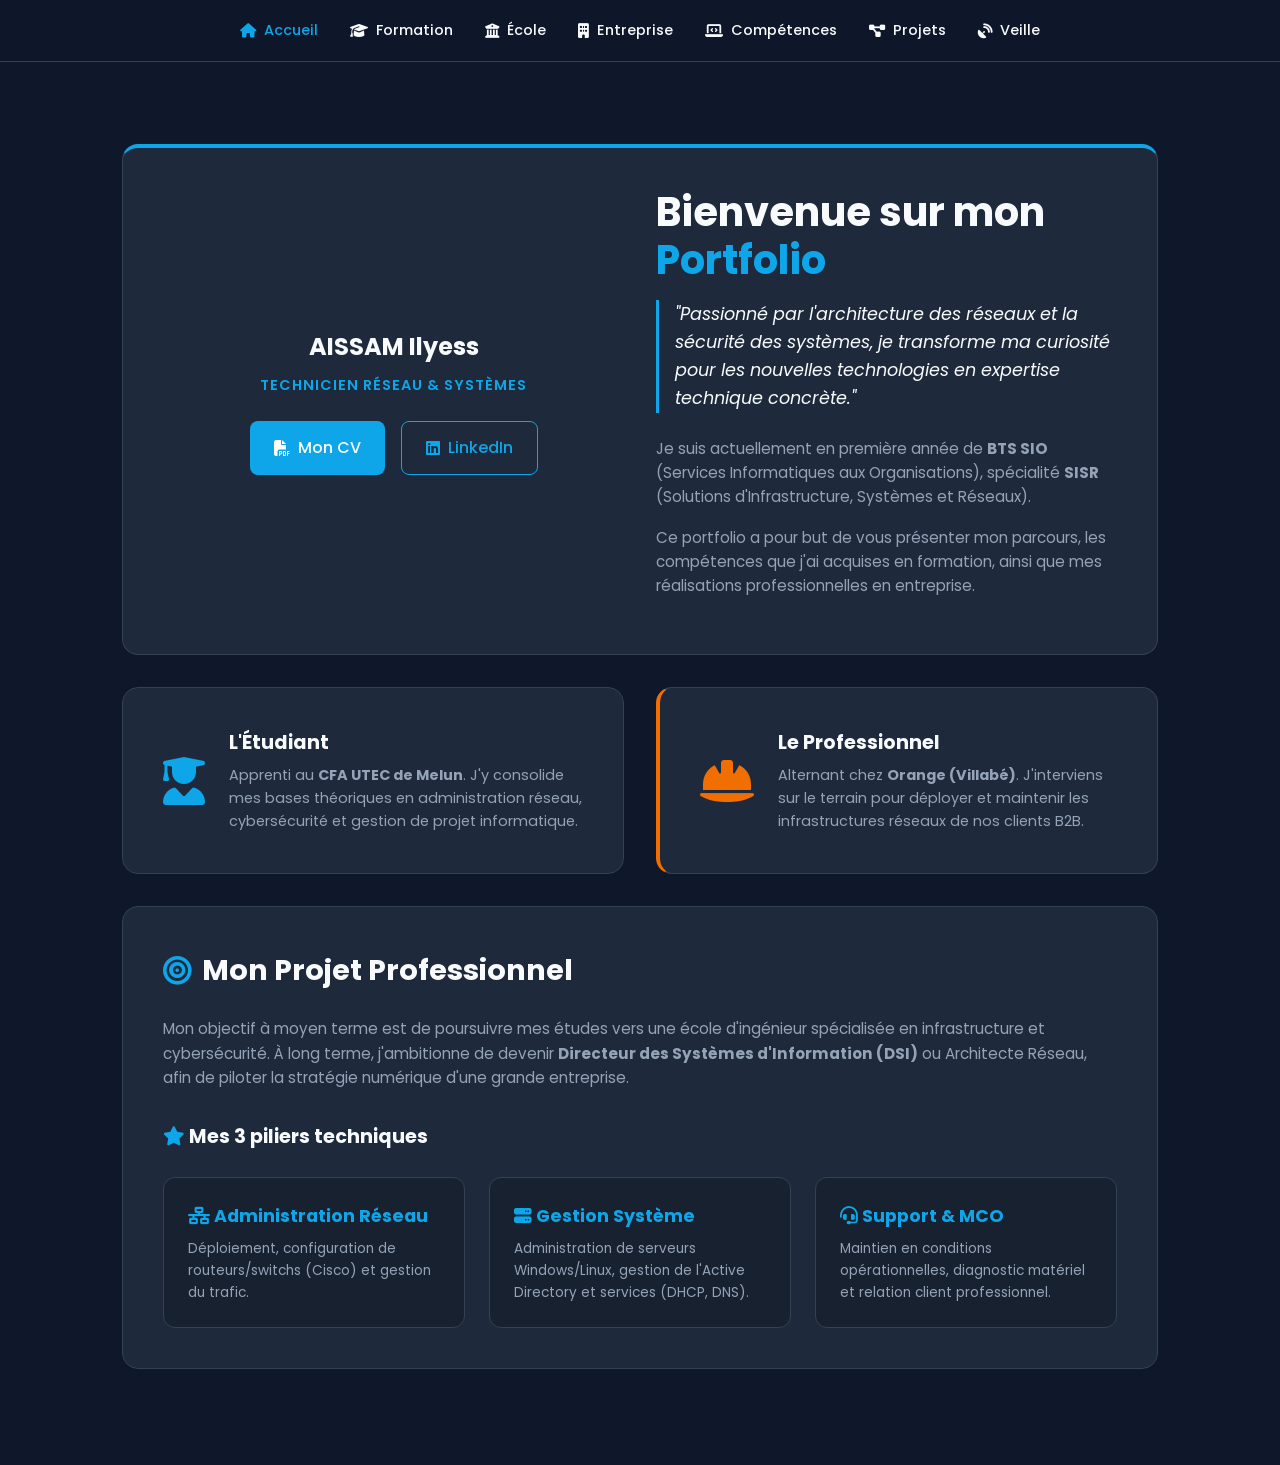
<file: index.html>
<!DOCTYPE html>
<html lang="fr">
<head>
    <meta charset="UTF-8">
    <title>Accueil | Portfolio AISSAM Ilyess</title>
    <link rel="stylesheet" href="style.css">
    <link rel="stylesheet" href="https://cdnjs.cloudflare.com/ajax/libs/font-awesome/6.4.0/css/all.min.css">
</head>
<body>

    <nav>
        <a href="index.html" class="active"><i class="fas fa-home"></i> Accueil</a>
        <a href="formation.html"><i class="fas fa-graduation-cap"></i> Formation</a>
        <a href="ecole.html"><i class="fas fa-university"></i> École</a>
        <a href="entreprise.html"><i class="fas fa-building"></i> Entreprise</a>
        <a href="competences.html"><i class="fas fa-laptop-code"></i> Compétences</a>
        <a href="projets.html"><i class="fas fa-project-diagram"></i> Projets</a>
        <a href="veille.html"><i class="fas fa-satellite-dish"></i> Veille</a>
    </nav>

    <div class="container">
        
        <div class="card" style="margin-top: 1rem; border-top: 4px solid var(--accent);">
            <div class="grid-2" style="align-items: center;">
                <div style="text-align: center;">
                    <h2 style="justify-content: center; margin-bottom: 0.5rem; border: none; font-size: 1.5rem;">AISSAM Ilyess</h2>
                    <p style="color: var(--accent); font-weight: 600; text-transform: uppercase; letter-spacing: 1px; font-size: 0.9rem;">Technicien Réseau & Systèmes</p>
                    
                    <div class="btn-group" style="justify-content: center;">
                        <a href="cv.pdf" target="_blank" class="btn btn-primary"><i class="fas fa-file-pdf"></i> Mon CV</a>
                        <a href="https://www.linkedin.com/in/ilyess-aissam-5a9345324/" target="_blank" class="btn btn-outline"><i class="fab fa-linkedin"></i> LinkedIn</a>
                    </div>
                </div>

                <div>
                    <h1 style="font-size: 2.5rem; margin-bottom: 1rem;">Bienvenue sur mon <span style="color: var(--accent);">Portfolio</span></h1>
                    
                    <p style="font-size: 1.1rem; color: var(--text-light); font-style: italic; border-left: 3px solid var(--accent); padding-left: 1rem; margin-bottom: 1.5rem;">
                        "Passionné par l'architecture des réseaux et la sécurité des systèmes, je transforme ma curiosité pour les nouvelles technologies en expertise technique concrète."
                    </p>

                    <p>Je suis actuellement en première année de <strong>BTS SIO</strong> (Services Informatiques aux Organisations), spécialité <strong>SISR</strong> (Solutions d'Infrastructure, Systèmes et Réseaux).</p>
                    <p>Ce portfolio a pour but de vous présenter mon parcours, les compétences que j'ai acquises en formation, ainsi que mes réalisations professionnelles en entreprise.</p>
                </div>
            </div>
        </div>

        <div class="grid-2">
            <div class="card" style="display: flex; align-items: center; gap: 1.5rem;">
                <i class="fas fa-user-graduate fa-3x" style="color: var(--accent);"></i>
                <div>
                    <h3 style="margin-top: 0; margin-bottom: 5px;">L'Étudiant</h3>
                    <p style="margin: 0; font-size: 0.9rem;">Apprenti au <strong>CFA UTEC de Melun</strong>. J'y consolide mes bases théoriques en administration réseau, cybersécurité et gestion de projet informatique.</p>
                </div>
            </div>

            <div class="card" style="display: flex; align-items: center; gap: 1.5rem; border-left: 4px solid #f16e00;">
                <i class="fas fa-hard-hat fa-3x" style="color: #f16e00;"></i>
                <div>
                    <h3 style="margin-top: 0; margin-bottom: 5px;">Le Professionnel</h3>
                    <p style="margin: 0; font-size: 0.9rem;">Alternant chez <strong>Orange (Villabé)</strong>. J'interviens sur le terrain pour déployer et maintenir les infrastructures réseaux de nos clients B2B.</p>
                </div>
            </div>
        </div>

        <div class="card">
            <h2><i class="fas fa-bullseye"></i> Mon Projet Professionnel</h2>
            <p style="margin-bottom: 2rem;">Mon objectif à moyen terme est de poursuivre mes études vers une école d'ingénieur spécialisée en infrastructure et cybersécurité. À long terme, j'ambitionne de devenir <strong>Directeur des Systèmes d'Information (DSI)</strong> ou Architecte Réseau, afin de piloter la stratégie numérique d'une grande entreprise.</p>
            
            <h3 style="color: var(--text-light); margin-bottom: 1.5rem;"><i class="fas fa-star" style="color: var(--accent);"></i> Mes 3 piliers techniques</h3>
            <div class="grid-3">
                <div class="skill-box">
                    <h3 style="color: var(--accent); font-size: 1.1rem;"><i class="fas fa-network-wired"></i> Administration Réseau</h3>
                    <p style="margin: 0; font-size: 0.85rem;">Déploiement, configuration de routeurs/switchs (Cisco) et gestion du trafic.</p>
                </div>
                <div class="skill-box">
                    <h3 style="color: var(--accent); font-size: 1.1rem;"><i class="fas fa-server"></i> Gestion Système</h3>
                    <p style="margin: 0; font-size: 0.85rem;">Administration de serveurs Windows/Linux, gestion de l'Active Directory et services (DHCP, DNS).</p>
                </div>
                <div class="skill-box">
                    <h3 style="color: var(--accent); font-size: 1.1rem;"><i class="fas fa-headset"></i> Support & MCO</h3>
                    <p style="margin: 0; font-size: 0.85rem;">Maintien en conditions opérationnelles, diagnostic matériel et relation client professionnel.</p>
                </div>
            </div>
        </div>

    </div>

</body>
</html>
</file>
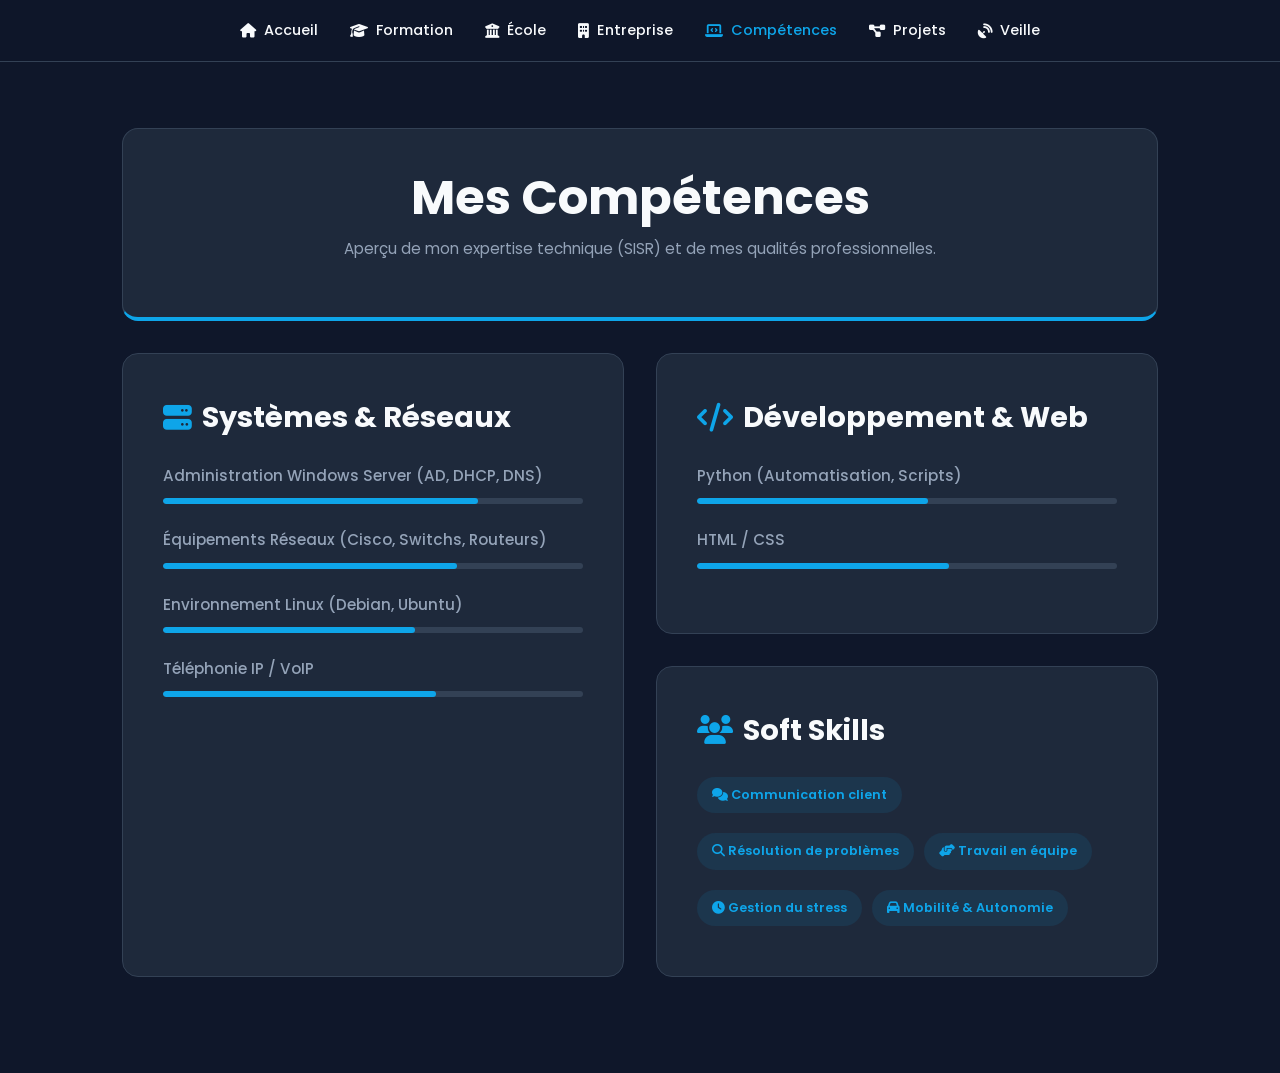
<file: competences.html>
<!DOCTYPE html>
<html lang="fr">
<head>
    <meta charset="UTF-8">
    <title>Compétences | AISSAM Ilyess</title>
    <link rel="stylesheet" href="style.css">
    <link rel="stylesheet" href="https://cdnjs.cloudflare.com/ajax/libs/font-awesome/6.4.0/css/all.min.css">
</head>
<body>

    <nav>
        <a href="index.html"><i class="fas fa-home"></i> Accueil</a>
        <a href="formation.html"><i class="fas fa-graduation-cap"></i> Formation</a>
        <a href="ecole.html"><i class="fas fa-university"></i> École</a>
        <a href="entreprise.html"><i class="fas fa-building"></i> Entreprise</a>
        <a href="competences.html" class="active"><i class="fas fa-laptop-code"></i> Compétences</a>
        <a href="projets.html"><i class="fas fa-project-diagram"></i> Projets</a>
        <a href="veille.html"><i class="fas fa-satellite-dish"></i> Veille</a>
    </nav>

    <div class="container">
        <div class="card" style="text-align: center; border-bottom: 4px solid var(--accent);">
            <h1 style="margin-bottom: 0;">Mes Compétences</h1>
            <p style="margin-top: 10px;">Aperçu de mon expertise technique (SISR) et de mes qualités professionnelles.</p>
        </div>

        <div class="grid-2">
            <div class="card">
                <h2><i class="fas fa-server"></i> Systèmes & Réseaux</h2>
                
                <p style="margin-bottom: 5px; font-weight: 500;">Administration Windows Server (AD, DHCP, DNS)</p>
                <div class="skill-bar" style="margin-bottom: 1.5rem;"><div class="skill-fill" style="width: 75%;"></div></div>
                
                <p style="margin-bottom: 5px; font-weight: 500;">Équipements Réseaux (Cisco, Switchs, Routeurs)</p>
                <div class="skill-bar" style="margin-bottom: 1.5rem;"><div class="skill-fill" style="width: 70%;"></div></div>
                
                <p style="margin-bottom: 5px; font-weight: 500;">Environnement Linux (Debian, Ubuntu)</p>
                <div class="skill-bar" style="margin-bottom: 1.5rem;"><div class="skill-fill" style="width: 60%;"></div></div>

                <p style="margin-bottom: 5px; font-weight: 500;">Téléphonie IP / VoIP</p>
                <div class="skill-bar" style="margin-bottom: 1.5rem;"><div class="skill-fill" style="width: 65%;"></div></div>
            </div>

            <div>
                <div class="card" style="margin-bottom: 2rem;">
                    <h2><i class="fas fa-code"></i> Développement & Web</h2>
                    
                    <p style="margin-bottom: 5px; font-weight: 500;">Python (Automatisation, Scripts)</p>
                    <div class="skill-bar" style="margin-bottom: 1.5rem;"><div class="skill-fill" style="width: 55%;"></div></div>
                    
                    <p style="margin-bottom: 5px; font-weight: 500;">HTML / CSS</p>
                    <div class="skill-bar" style="margin-bottom: 1.5rem;"><div class="skill-fill" style="width: 60%;"></div></div>
                </div>

                <div class="card">
                    <h2><i class="fas fa-users"></i> Soft Skills</h2>
                    <div style="display: flex; flex-wrap: wrap; gap: 10px; margin-top: 1rem;">
                        <span class="date-badge" style="padding: 8px 15px;"><i class="fas fa-comments"></i> Communication client</span>
                        <span class="date-badge" style="padding: 8px 15px;"><i class="fas fa-search"></i> Résolution de problèmes</span>
                        <span class="date-badge" style="padding: 8px 15px;"><i class="fas fa-hands-helping"></i> Travail en équipe</span>
                        <span class="date-badge" style="padding: 8px 15px;"><i class="fas fa-clock"></i> Gestion du stress</span>
                        <span class="date-badge" style="padding: 8px 15px;"><i class="fas fa-car"></i> Mobilité & Autonomie</span>
                    </div>
                </div>
            </div>
        </div>
    </div>

</body>
</html>
</file>
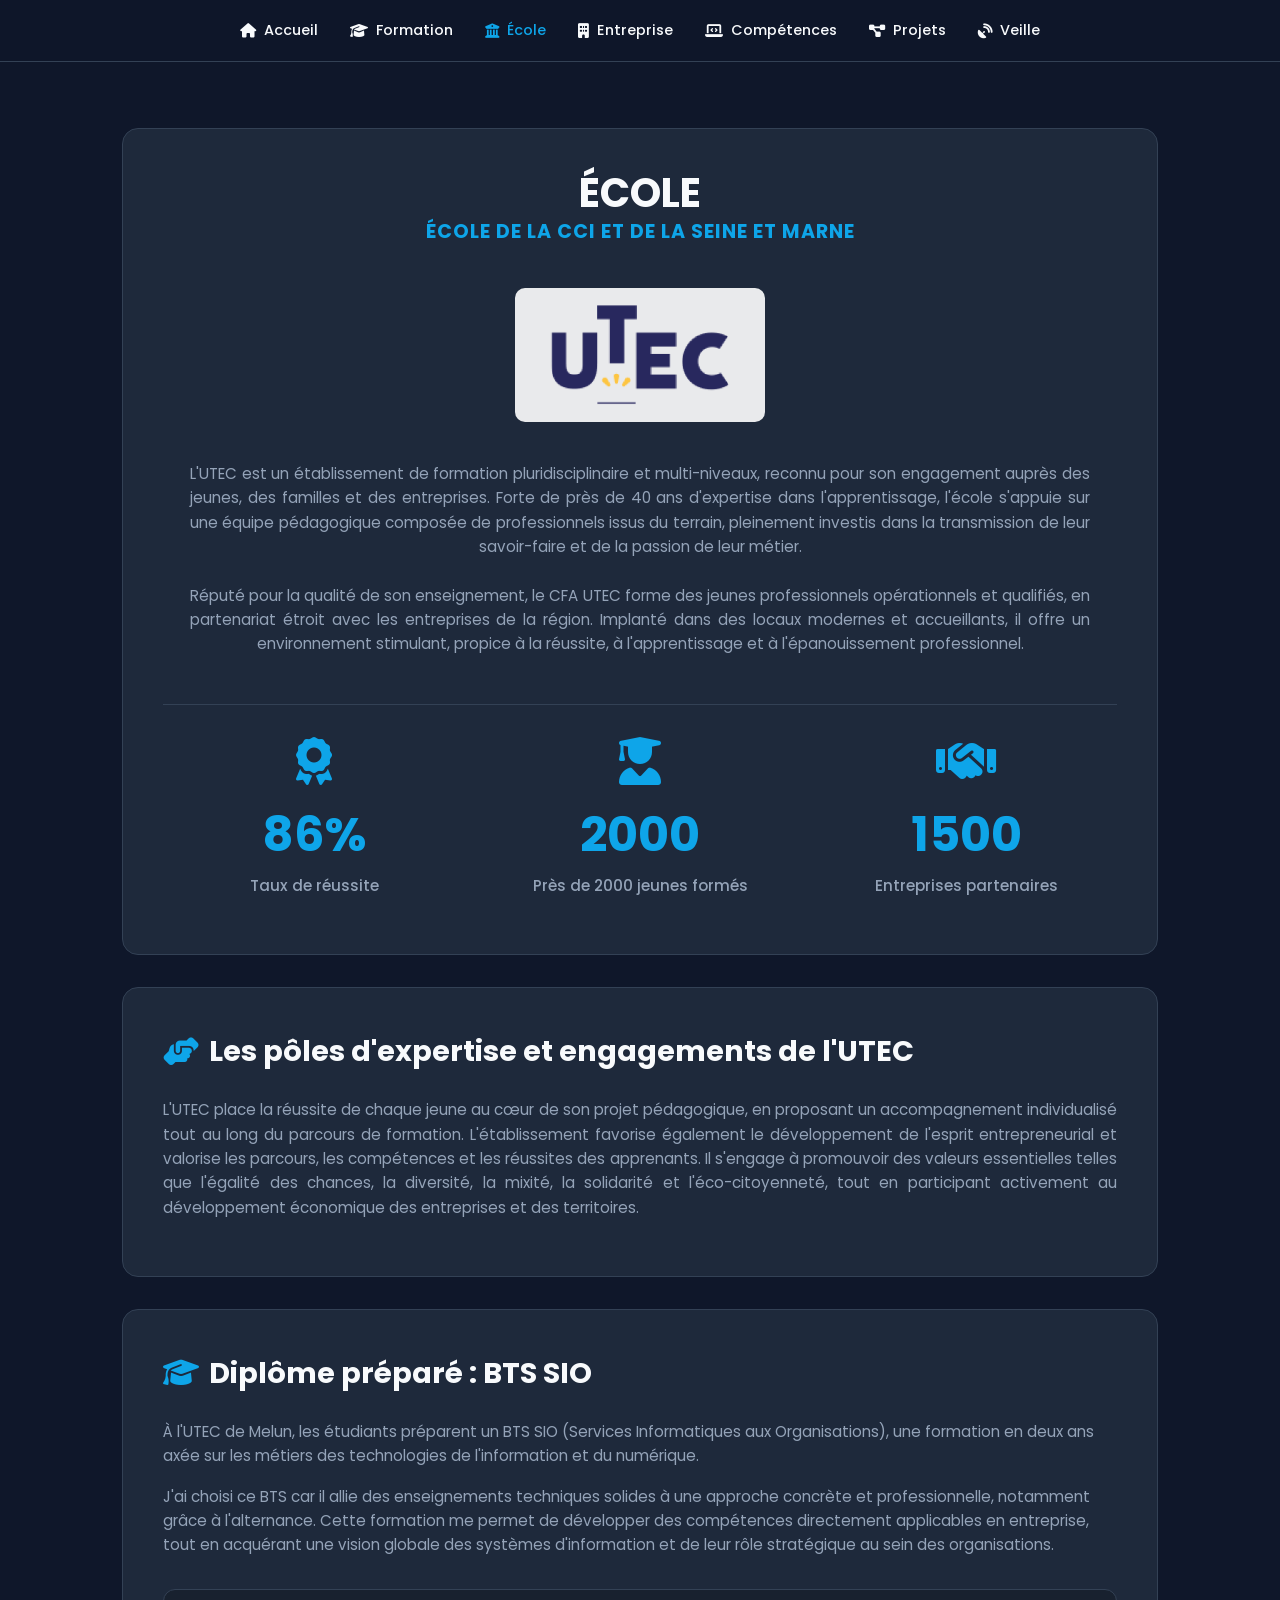
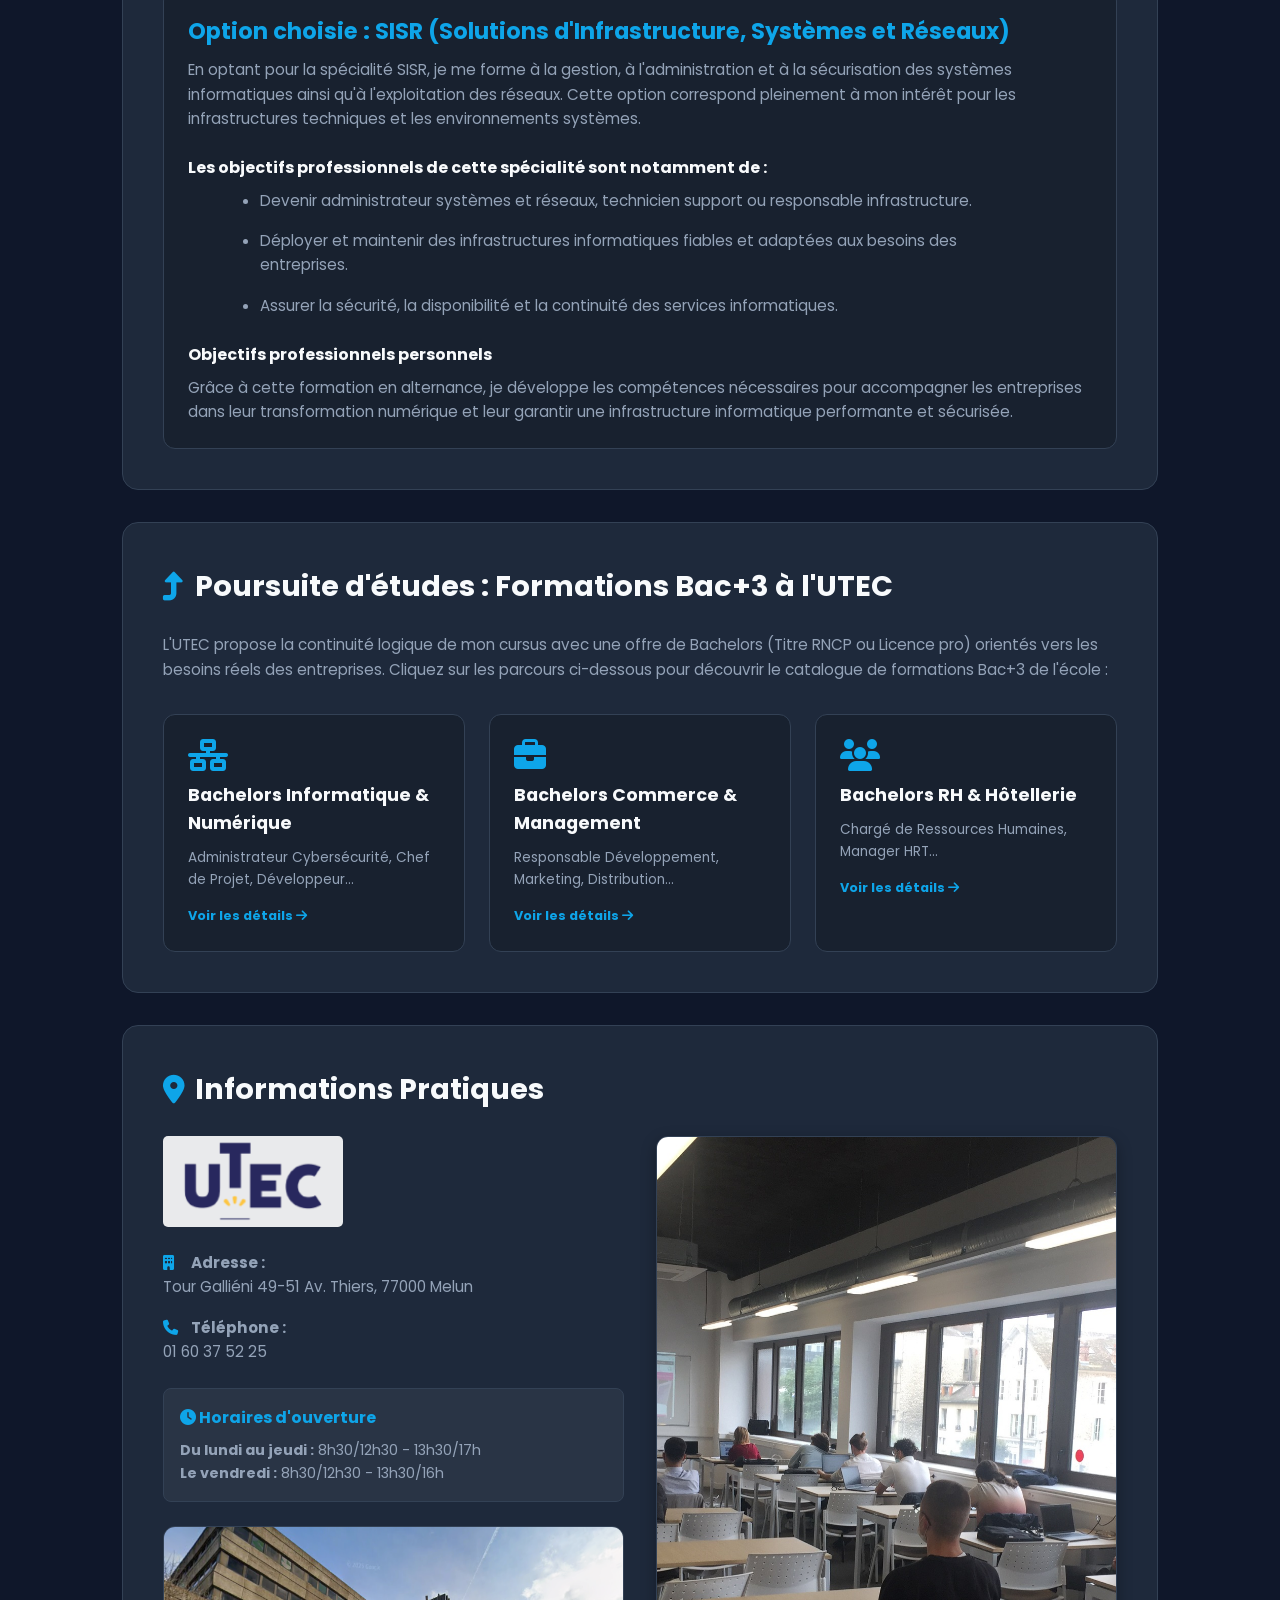
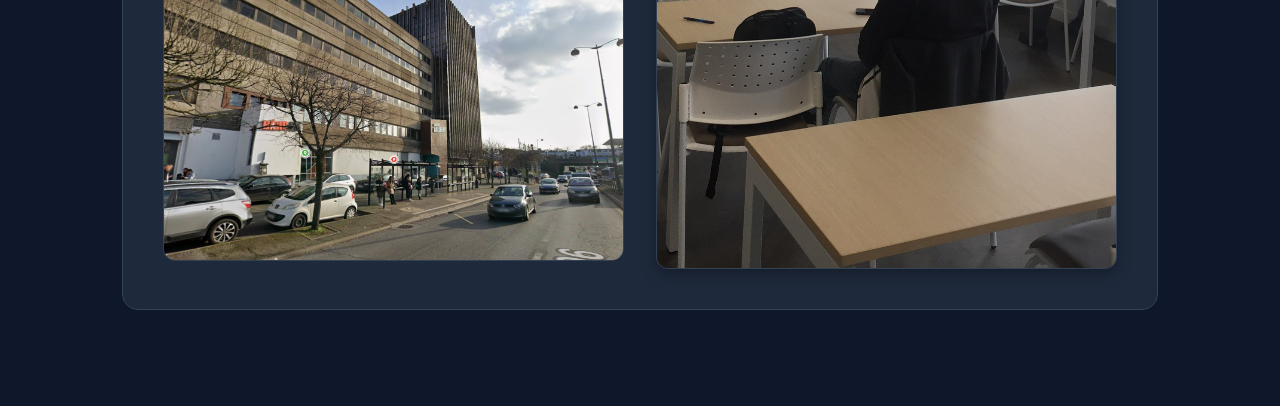
<file: ecole.html>
<!DOCTYPE html>
<html lang="fr">
<head>
    <meta charset="UTF-8">
    <title>École | AISSAM Ilyess</title>
    <link rel="stylesheet" href="style.css">
    <link rel="stylesheet" href="https://cdnjs.cloudflare.com/ajax/libs/font-awesome/6.4.0/css/all.min.css">
</head>
<body>

    <nav>
        <a href="index.html"><i class="fas fa-home"></i> Accueil</a>
        <a href="formation.html"><i class="fas fa-graduation-cap"></i> Formation</a>
        <a href="ecole.html" class="active"><i class="fas fa-university"></i> École</a>
        <a href="entreprise.html"><i class="fas fa-building"></i> Entreprise</a>
        <a href="competences.html"><i class="fas fa-laptop-code"></i> Compétences</a>
        <a href="projets.html"><i class="fas fa-project-diagram"></i> Projets</a>
        <a href="veille.html"><i class="fas fa-satellite-dish"></i> Veille</a>
    </nav>

    <div class="container">
        
        <div class="card" style="text-align: center;">
            <h1 style="font-size: 2.5rem; margin-bottom: 0;">ÉCOLE</h1>
            <h3 style="color: var(--accent); text-transform: uppercase; letter-spacing: 1px; margin-top: 0;">École de la CCI et de la Seine et Marne</h3>
            
            <img src="images/logo_utec25-_2.png" alt="Logo UTEC" style="max-width: 250px; height: auto; background: rgba(255,255,255,0.9); padding: 15px; border-radius: 10px; margin: 2rem 0;">
            
            <p style="max-width: 900px; margin: 0 auto 3rem auto; text-align: justify; text-align-last: center;">
                L'UTEC est un établissement de formation pluridisciplinaire et multi-niveaux, reconnu pour son engagement auprès des jeunes, des familles et des entreprises. Forte de près de 40 ans d'expertise dans l'apprentissage, l'école s'appuie sur une équipe pédagogique composée de professionnels issus du terrain, pleinement investis dans la transmission de leur savoir-faire et de la passion de leur métier.<br><br>
                Réputé pour la qualité de son enseignement, le CFA UTEC forme des jeunes professionnels opérationnels et qualifiés, en partenariat étroit avec les entreprises de la région. Implanté dans des locaux modernes et accueillants, il offre un environnement stimulant, propice à la réussite, à l'apprentissage et à l'épanouissement professionnel.
            </p>

            <div class="grid-3" style="border-top: 1px solid var(--border); padding-top: 2rem;">
                <div>
                    <i class="fas fa-award fa-3x" style="color: var(--accent);"></i>
                    <h2 style="font-size: 3rem; color: var(--accent); justify-content: center; margin: 10px 0 0 0; border: none;">86%</h2>
                    <p style="font-weight: 500;">Taux de réussite</p>
                </div>
                <div>
                    <i class="fas fa-user-graduate fa-3x" style="color: var(--accent);"></i>
                    <h2 style="font-size: 3rem; color: var(--accent); justify-content: center; margin: 10px 0 0 0; border: none;">2000</h2>
                    <p style="font-weight: 500;">Près de 2000 jeunes formés</p>
                </div>
                <div>
                    <i class="fas fa-handshake fa-3x" style="color: var(--accent);"></i>
                    <h2 style="font-size: 3rem; color: var(--accent); justify-content: center; margin: 10px 0 0 0; border: none;">1500</h2>
                    <p style="font-weight: 500;">Entreprises partenaires</p>
                </div>
            </div>
        </div>

        <div class="card">
            <h2><i class="fas fa-hands-helping"></i> Les pôles d'expertise et engagements de l'UTEC</h2>
            <p style="text-align: justify;">
                L'UTEC place la réussite de chaque jeune au cœur de son projet pédagogique, en proposant un accompagnement individualisé tout au long du parcours de formation. L'établissement favorise également le développement de l'esprit entrepreneurial et valorise les parcours, les compétences et les réussites des apprenants. Il s'engage à promouvoir des valeurs essentielles telles que l'égalité des chances, la diversité, la mixité, la solidarité et l'éco-citoyenneté, tout en participant activement au développement économique des entreprises et des territoires.
            </p>
        </div>

        <div class="card">
            <h2><i class="fas fa-graduation-cap"></i> Diplôme préparé : BTS SIO</h2>
            <p>À l'UTEC de Melun, les étudiants préparent un BTS SIO (Services Informatiques aux Organisations), une formation en deux ans axée sur les métiers des technologies de l'information et du numérique.</p>
            <p>J'ai choisi ce BTS car il allie des enseignements techniques solides à une approche concrète et professionnelle, notamment grâce à l'alternance. Cette formation me permet de développer des compétences directement applicables en entreprise, tout en acquérant une vision globale des systèmes d'information et de leur rôle stratégique au sein des organisations.</p>

            <div class="skill-box" style="margin-top: 2rem;">
                <h3 style="color: var(--accent); font-size: 1.4rem;">Option choisie : SISR (Solutions d'Infrastructure, Systèmes et Réseaux)</h3>
                <p>En optant pour la spécialité SISR, je me forme à la gestion, à l'administration et à la sécurisation des systèmes informatiques ainsi qu'à l'exploitation des réseaux. Cette option correspond pleinement à mon intérêt pour les infrastructures techniques et les environnements systèmes.</p>
                
                <h4 style="color: var(--text-light); margin-top: 1.5rem; margin-bottom: 0.5rem;">Les objectifs professionnels de cette spécialité sont notamment de :</h4>
                <ul style="text-align: left; max-width: 800px; margin: 0 auto; padding-left: 20px;">
                    <li>Devenir administrateur systèmes et réseaux, technicien support ou responsable infrastructure.</li>
                    <li>Déployer et maintenir des infrastructures informatiques fiables et adaptées aux besoins des entreprises.</li>
                    <li>Assurer la sécurité, la disponibilité et la continuité des services informatiques.</li>
                </ul>

                <h4 style="color: var(--text-light); margin-top: 1.5rem; margin-bottom: 0.5rem;">Objectifs professionnels personnels</h4>
                <p style="margin-bottom: 0;">Grâce à cette formation en alternance, je développe les compétences nécessaires pour accompagner les entreprises dans leur transformation numérique et leur garantir une infrastructure informatique performante et sécurisée.</p>
            </div>
        </div>

        <div class="card">
            <h2><i class="fas fa-level-up-alt"></i> Poursuite d'études : Formations Bac+3 à l'UTEC</h2>
            <p style="margin-bottom: 2rem;">L'UTEC propose la continuité logique de mon cursus avec une offre de Bachelors (Titre RNCP ou Licence pro) orientés vers les besoins réels des entreprises. Cliquez sur les parcours ci-dessous pour découvrir le catalogue de formations Bac+3 de l'école :</p>
            
            <div class="grid-3">
                <a href="https://www.utec77.fr/formation/niveau/bac-3" target="_blank" style="text-decoration: none; display: block;">
                    <div class="skill-box" style="height: 100%; cursor: pointer;">
                        <i class="fas fa-network-wired fa-2x" style="color: var(--accent); margin-bottom: 10px;"></i>
                        <h3 style="color: var(--text-light); font-size: 1.1rem; margin-bottom: 10px;">Bachelors Informatique & Numérique</h3>
                        <p style="margin: 0; font-size: 0.85rem; color: var(--text-muted);">Administrateur Cybersécurité, Chef de Projet, Développeur...</p>
                        <span style="display: inline-block; margin-top: 15px; color: var(--accent); font-size: 0.8rem; font-weight: bold;">Voir les détails <i class="fas fa-arrow-right"></i></span>
                    </div>
                </a>

                <a href="https://www.utec77.fr/formation/niveau/bac-3" target="_blank" style="text-decoration: none; display: block;">
                    <div class="skill-box" style="height: 100%; cursor: pointer;">
                        <i class="fas fa-briefcase fa-2x" style="color: var(--accent); margin-bottom: 10px;"></i>
                        <h3 style="color: var(--text-light); font-size: 1.1rem; margin-bottom: 10px;">Bachelors Commerce & Management</h3>
                        <p style="margin: 0; font-size: 0.85rem; color: var(--text-muted);">Responsable Développement, Marketing, Distribution...</p>
                        <span style="display: inline-block; margin-top: 15px; color: var(--accent); font-size: 0.8rem; font-weight: bold;">Voir les détails <i class="fas fa-arrow-right"></i></span>
                    </div>
                </a>

                <a href="https://www.utec77.fr/formation/niveau/bac-3" target="_blank" style="text-decoration: none; display: block;">
                    <div class="skill-box" style="height: 100%; cursor: pointer;">
                        <i class="fas fa-users fa-2x" style="color: var(--accent); margin-bottom: 10px;"></i>
                        <h3 style="color: var(--text-light); font-size: 1.1rem; margin-bottom: 10px;">Bachelors RH & Hôtellerie</h3>
                        <p style="margin: 0; font-size: 0.85rem; color: var(--text-muted);">Chargé de Ressources Humaines, Manager HRT...</p>
                        <span style="display: inline-block; margin-top: 15px; color: var(--accent); font-size: 0.8rem; font-weight: bold;">Voir les détails <i class="fas fa-arrow-right"></i></span>
                    </div>
                </a>
            </div>
        </div>

        <div class="card">
            <h2><i class="fas fa-map-marker-alt"></i> Informations Pratiques</h2>
            <div class="grid-2">
                <div>
                   <img src="images/logo_utec25-_2.png" alt="Logo UTEC" style="max-width: 180px; height: auto; background: rgba(255,255,255,0.9); padding: 5px; border-radius: 5px; margin-bottom: 1rem;">
                    
                    <p><strong><i class="fas fa-building" style="color: var(--accent); width: 25px;"></i> Adresse :</strong><br>Tour Galliéni 49-51 Av. Thiers, 77000 Melun</p>
                    <p><strong><i class="fas fa-phone" style="color: var(--accent); width: 25px;"></i> Téléphone :</strong><br>01 60 37 52 25</p>
                    
                    <div style="background: rgba(255,255,255,0.05); padding: 1rem; border-radius: 8px; border: 1px solid var(--border); margin-top: 1.5rem;">
                        <h4 style="color: var(--accent); margin-bottom: 0.5rem;"><i class="fas fa-clock"></i> Horaires d'ouverture</h4>
                        <p style="margin-bottom: 0; font-size: 0.9rem;"><strong>Du lundi au jeudi :</strong> 8h30/12h30 - 13h30/17h<br>
                        <strong>Le vendredi :</strong> 8h30/12h30 - 13h30/16h</p>
                    </div>

                    <img src="images/cfautec.png" alt="Bâtiment UTEC" style="width: 100%; height: auto; border-radius: 12px; border: 1px solid var(--border); margin-top: 1.5rem;">
                </div>

                <div>
                    <img src="images/utec_classe.jpg" alt="Salle de classe UTEC" style="width: 100%; height: 100%; object-fit: cover; border-radius: 12px; border: 1px solid var(--border); box-shadow: 0 5px 15px rgba(0,0,0,0.3);">
                </div>
            </div>
        </div>

    </div>

</body>
</html>
</file>
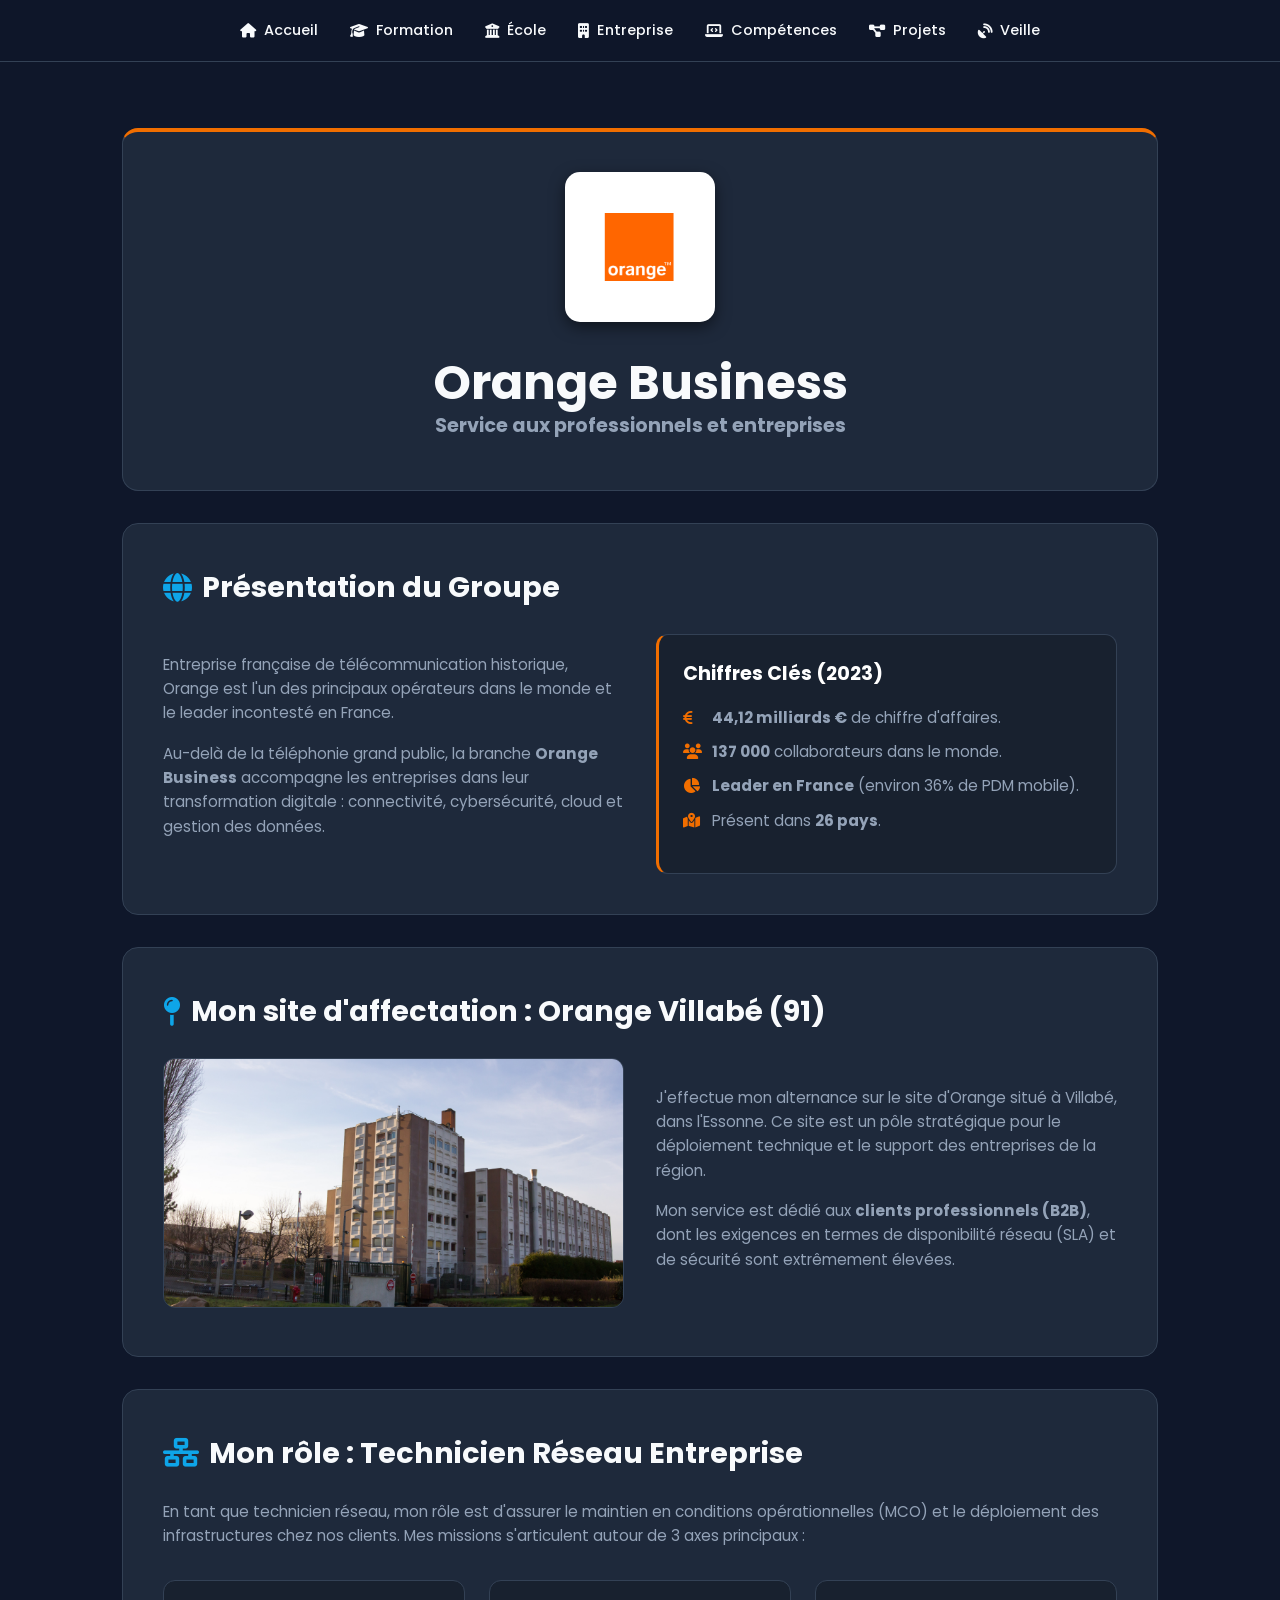
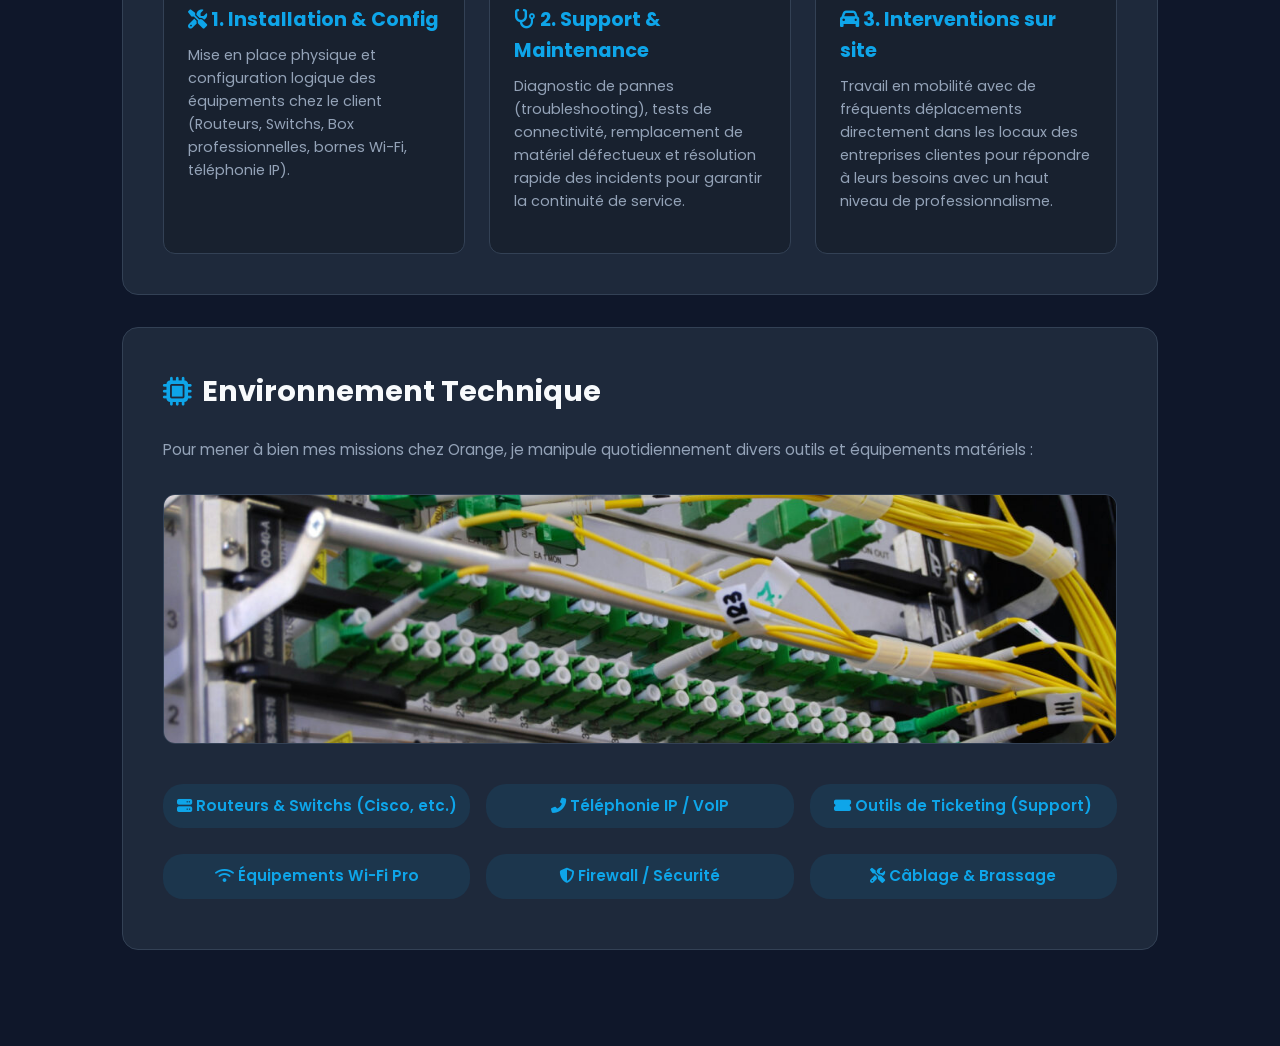
<file: entreprise.html>
<!DOCTYPE html>
<html lang="fr">
<head>
    <meta charset="UTF-8">
    <title>Entreprise | AISSAM Ilyess</title>
    <link rel="stylesheet" href="style.css">
    <link rel="stylesheet" href="https://cdnjs.cloudflare.com/ajax/libs/font-awesome/6.4.0/css/all.min.css">
</head>
<body>

    <nav>
        <a href="index.html"><i class="fas fa-home"></i> Accueil</a>
        <a href="formation.html"><i class="fas fa-graduation-cap"></i> Formation</a>
        <a href="ecole.html"><i class="fas fa-university"></i> École</a>
        <a href="entreprise.html"><i class="fas fa-building"></i> Entreprise</a>
        <a href="competences.html"><i class="fas fa-laptop-code"></i> Compétences</a>
        <a href="projets.html"><i class="fas fa-project-diagram"></i> Projets</a>
        <a href="veille.html"><i class="fas fa-satellite-dish"></i> Veille</a>
    </nav>

    <div class="container">
        
        <div class="card" style="text-align: center; border-top: 4px solid #f16e00;"> <img src="images/Orange-SA-logo.png" alt="Logo Orange" style="background: white; padding: 20px; border-radius: 15px; width: 150px; height: 150px; object-fit: contain; margin-bottom: 1.5rem; box-shadow: 0 5px 15px rgba(0,0,0,0.5);">
            
            <h1 style="margin-bottom: 0;">Orange Business</h1>
            <h3 style="color: var(--text-muted); margin-top: 0;">Service aux professionnels et entreprises</h3>
        </div>

        <div class="card">
            <h2><i class="fas fa-globe"></i> Présentation du Groupe</h2>
            <div class="grid-2" style="align-items: center;">
                <div>
                    <p>Entreprise française de télécommunication historique, Orange est l'un des principaux opérateurs dans le monde et le leader incontesté en France.</p>
                    <p>Au-delà de la téléphonie grand public, la branche <strong>Orange Business</strong> accompagne les entreprises dans leur transformation digitale : connectivité, cybersécurité, cloud et gestion des données.</p>
                </div>
                
                <div class="skill-box" style="border-left: 3px solid #f16e00;">
                    <h3 style="color: white; margin-bottom: 1rem;">Chiffres Clés (2023)</h3>
                    <ul style="list-style: none; margin: 0;">
                        <li style="margin-bottom: 10px;"><i class="fas fa-euro-sign" style="color: #f16e00; width: 25px;"></i> <strong>44,12 milliards €</strong> de chiffre d'affaires.</li>
                        <li style="margin-bottom: 10px;"><i class="fas fa-users" style="color: #f16e00; width: 25px;"></i> <strong>137 000</strong> collaborateurs dans le monde.</li>
                        <li style="margin-bottom: 10px;"><i class="fas fa-chart-pie" style="color: #f16e00; width: 25px;"></i> <strong>Leader en France</strong> (environ 36% de PDM mobile).</li>
                        <li><i class="fas fa-map-marked-alt" style="color: #f16e00; width: 25px;"></i> Présent dans <strong>26 pays</strong>.</li>
                    </ul>
                </div>
            </div>
        </div>

        <div class="card">
            <h2><i class="fas fa-map-pin"></i> Mon site d'affectation : Orange Villabé (91)</h2>
            <div class="grid-2">
                <div>
                    <img src="images/orangevillabe.jpg" alt="Site Orange Villabé" style="width: 100%; height: 250px; object-fit: cover; border-radius: 12px; border: 1px solid var(--border);">
                </div>
                
                <div style="display: flex; flex-direction: column; justify-content: center;">
                    <p>J'effectue mon alternance sur le site d'Orange situé à Villabé, dans l'Essonne. Ce site est un pôle stratégique pour le déploiement technique et le support des entreprises de la région.</p>
                    <p>Mon service est dédié aux <strong>clients professionnels (B2B)</strong>, dont les exigences en termes de disponibilité réseau (SLA) et de sécurité sont extrêmement élevées.</p>
                </div>
            </div>
        </div>

        <div class="card">
            <h2><i class="fas fa-network-wired"></i> Mon rôle : Technicien Réseau Entreprise</h2>
            <p style="margin-bottom: 2rem;">En tant que technicien réseau, mon rôle est d'assurer le maintien en conditions opérationnelles (MCO) et le déploiement des infrastructures chez nos clients. Mes missions s'articulent autour de 3 axes principaux :</p>
            
            <div class="grid-3">
                <div class="skill-box">
                    <h3 style="color: var(--accent);"><i class="fas fa-tools"></i> 1. Installation & Config</h3>
                    <p style="font-size: 0.9rem;">Mise en place physique et configuration logique des équipements chez le client (Routeurs, Switchs, Box professionnelles, bornes Wi-Fi, téléphonie IP).</p>
                </div>
                
                <div class="skill-box">
                    <h3 style="color: var(--accent);"><i class="fas fa-stethoscope"></i> 2. Support & Maintenance</h3>
                    <p style="font-size: 0.9rem;">Diagnostic de pannes (troubleshooting), tests de connectivité, remplacement de matériel défectueux et résolution rapide des incidents pour garantir la continuité de service.</p>
                </div>

                <div class="skill-box">
                    <h3 style="color: var(--accent);"><i class="fas fa-car"></i> 3. Interventions sur site</h3>
                    <p style="font-size: 0.9rem;">Travail en mobilité avec de fréquents déplacements directement dans les locaux des entreprises clientes pour répondre à leurs besoins avec un haut niveau de professionnalisme.</p>
                </div>
            </div>
        </div>

        <div class="card">
            <h2><i class="fas fa-microchip"></i> Environnement Technique</h2>
            <p>Pour mener à bien mes missions chez Orange, je manipule quotidiennement divers outils et équipements matériels :</p>
            
            <div style="text-align: center; margin: 2rem 0;">
                <img src="images/baiefibre.jpg" alt="Baie de brassage réseau" style="width: 100%; max-height: 250px; object-fit: cover; border-radius: 12px; border: 1px solid var(--border);">
            </div>

            <div class="grid-3" style="gap: 1rem;">
                <span class="date-badge" style="text-align: center; font-size: 0.95rem; padding: 10px;"><i class="fas fa-server"></i> Routeurs & Switchs (Cisco, etc.)</span>
                <span class="date-badge" style="text-align: center; font-size: 0.95rem; padding: 10px;"><i class="fas fa-phone-alt"></i> Téléphonie IP / VoIP</span>
                <span class="date-badge" style="text-align: center; font-size: 0.95rem; padding: 10px;"><i class="fas fa-ticket-alt"></i> Outils de Ticketing (Support)</span>
                <span class="date-badge" style="text-align: center; font-size: 0.95rem; padding: 10px;"><i class="fas fa-wifi"></i> Équipements Wi-Fi Pro</span>
                <span class="date-badge" style="text-align: center; font-size: 0.95rem; padding: 10px;"><i class="fas fa-shield-alt"></i> Firewall / Sécurité</span>
                <span class="date-badge" style="text-align: center; font-size: 0.95rem; padding: 10px;"><i class="fas fa-tools"></i> Câblage & Brassage</span>
            </div>
        </div>

    </div>

</body>
</html>
</file>
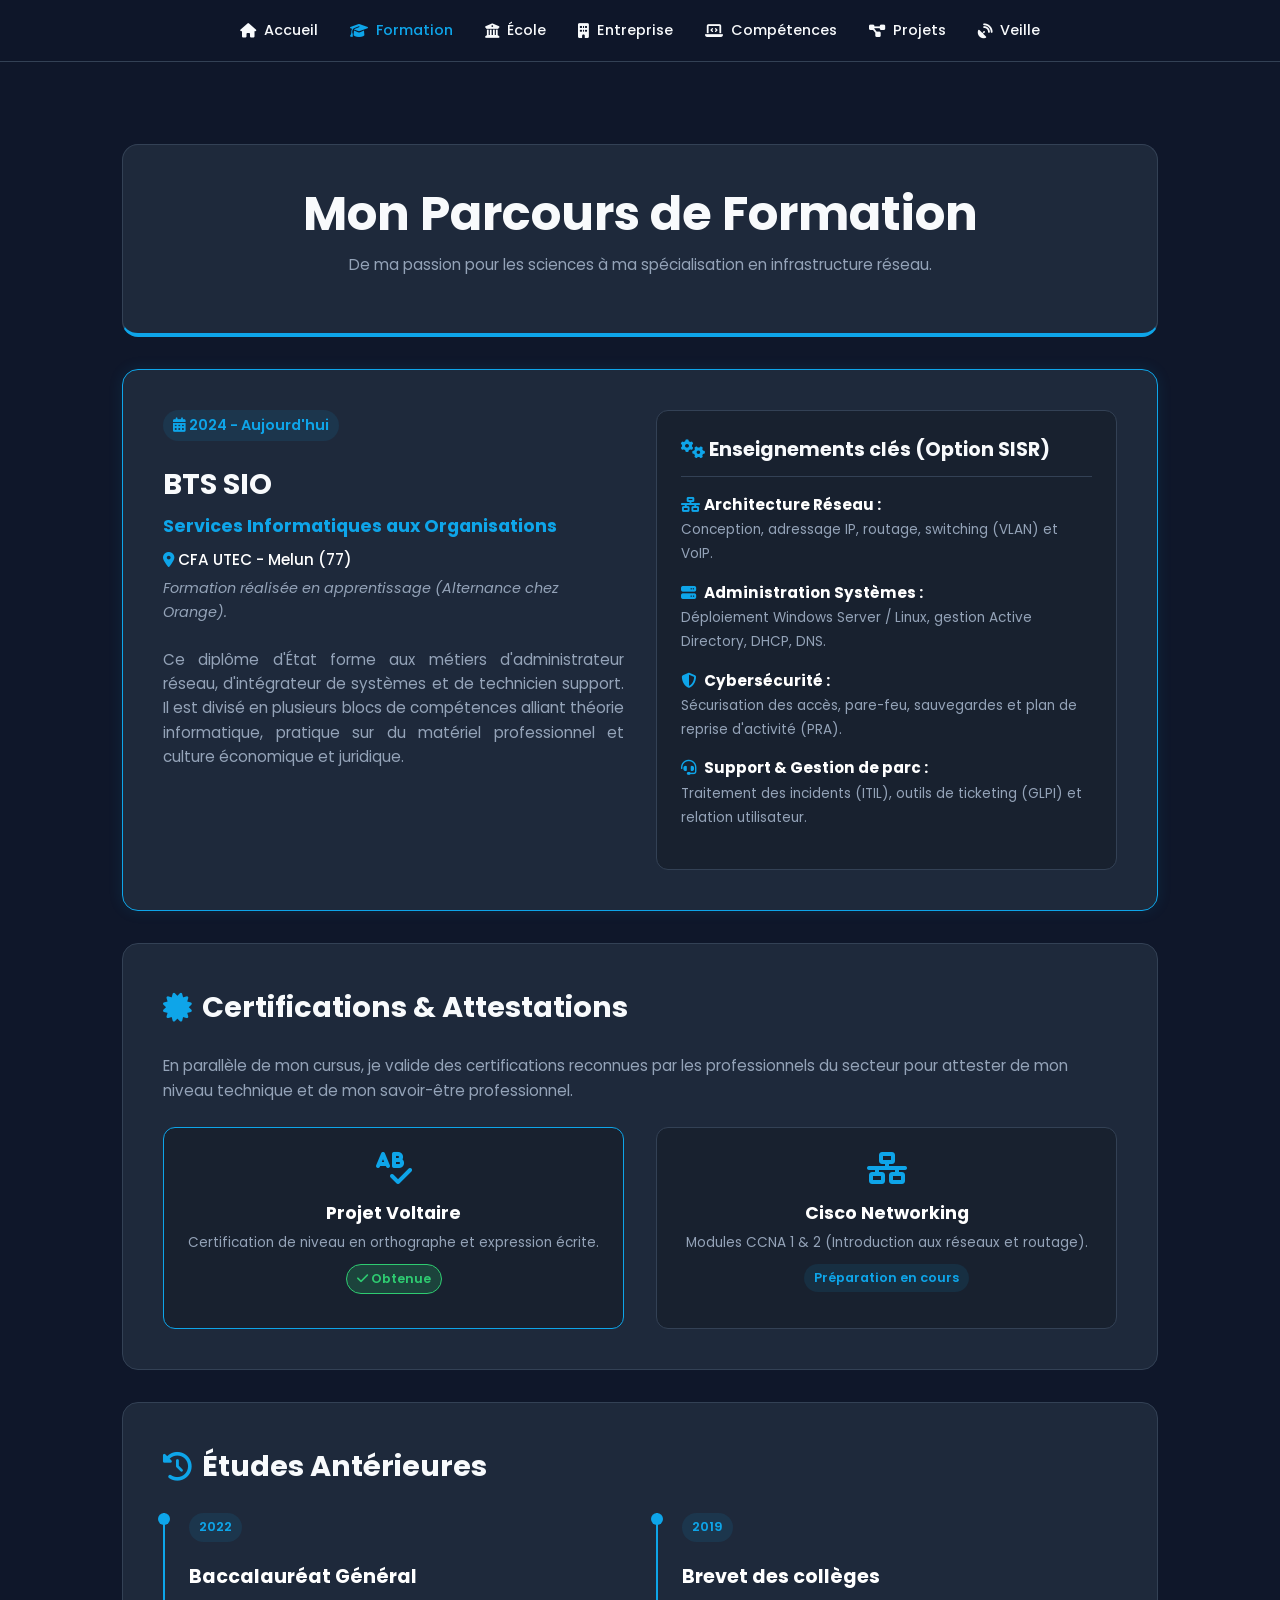
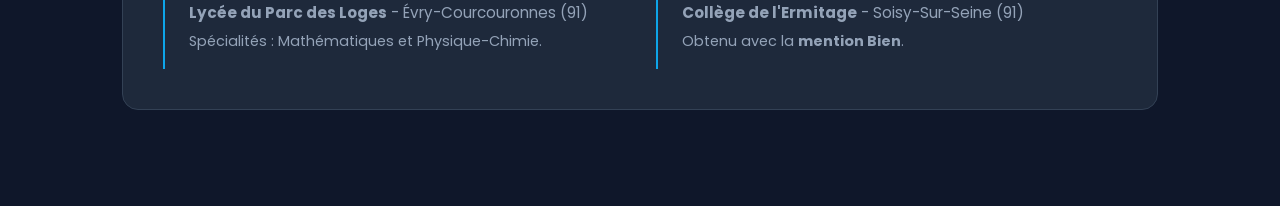
<file: formation.html>
<!DOCTYPE html>
<html lang="fr">
<head>
    <meta charset="UTF-8">
    <title>Formation | AISSAM Ilyess</title>
    <link rel="stylesheet" href="style.css">
    <link rel="stylesheet" href="https://cdnjs.cloudflare.com/ajax/libs/font-awesome/6.4.0/css/all.min.css">
</head>
<body>

    <nav>
        <a href="index.html"><i class="fas fa-home"></i> Accueil</a>
        <a href="formation.html" class="active"><i class="fas fa-graduation-cap"></i> Formation</a>
        <a href="ecole.html"><i class="fas fa-university"></i> École</a>
        <a href="entreprise.html"><i class="fas fa-building"></i> Entreprise</a>
        <a href="competences.html"><i class="fas fa-laptop-code"></i> Compétences</a>
        <a href="projets.html"><i class="fas fa-project-diagram"></i> Projets</a>
        <a href="veille.html"><i class="fas fa-satellite-dish"></i> Veille</a>
    </nav>

    <div class="container">
        
        <div class="card" style="text-align: center; border-bottom: 4px solid var(--accent); margin-top: 1rem;">
            <h1 style="margin-bottom: 0;">Mon Parcours de Formation</h1>
            <p style="margin-top: 10px;">De ma passion pour les sciences à ma spécialisation en infrastructure réseau.</p>
        </div>

        <div class="card" style="border: 1px solid var(--accent); box-shadow: 0 0 15px rgba(14, 165, 233, 0.1);">
            <div class="grid-2" style="align-items: start;">
                <div>
                    <span class="date-badge" style="font-size: 0.9rem;"><i class="fas fa-calendar-alt"></i> 2024 - Aujourd'hui</span>
                    <h2 style="margin-top: 10px; margin-bottom: 5px; border: none; padding: 0;">BTS SIO</h2>
                    <h3 style="color: var(--accent); margin-top: 0; font-size: 1.1rem;">Services Informatiques aux Organisations</h3>
                    <p style="font-weight: 500; color: white; margin-bottom: 5px;"><i class="fas fa-map-marker-alt" style="color: var(--accent);"></i> CFA UTEC - Melun (77)</p>
                    <p style="font-style: italic; font-size: 0.9rem;">Formation réalisée en apprentissage (Alternance chez Orange).</p>
                    
                    <p style="margin-top: 1.5rem; text-align: justify;">
                        Ce diplôme d'État forme aux métiers d'administrateur réseau, d'intégrateur de systèmes et de technicien support. Il est divisé en plusieurs blocs de compétences alliant théorie informatique, pratique sur du matériel professionnel et culture économique et juridique.
                    </p>
                </div>

                <div class="skill-box">
                    <h3 style="color: var(--text-light); border-bottom: 1px solid var(--border); padding-bottom: 10px; margin-bottom: 1rem;">
                        <i class="fas fa-cogs" style="color: var(--accent);"></i> Enseignements clés (Option SISR)
                    </h3>
                    <ul style="list-style: none; margin: 0; padding: 0;">
                        <li style="margin-bottom: 15px;">
                            <strong style="color: white;"><i class="fas fa-network-wired" style="color: var(--accent); width: 20px;"></i> Architecture Réseau :</strong><br>
                            <span style="font-size: 0.85rem;">Conception, adressage IP, routage, switching (VLAN) et VoIP.</span>
                        </li>
                        <li style="margin-bottom: 15px;">
                            <strong style="color: white;"><i class="fas fa-server" style="color: var(--accent); width: 20px;"></i> Administration Systèmes :</strong><br>
                            <span style="font-size: 0.85rem;">Déploiement Windows Server / Linux, gestion Active Directory, DHCP, DNS.</span>
                        </li>
                        <li style="margin-bottom: 15px;">
                            <strong style="color: white;"><i class="fas fa-shield-alt" style="color: var(--accent); width: 20px;"></i> Cybersécurité :</strong><br>
                            <span style="font-size: 0.85rem;">Sécurisation des accès, pare-feu, sauvegardes et plan de reprise d'activité (PRA).</span>
                        </li>
                        <li>
                            <strong style="color: white;"><i class="fas fa-headset" style="color: var(--accent); width: 20px;"></i> Support & Gestion de parc :</strong><br>
                            <span style="font-size: 0.85rem;">Traitement des incidents (ITIL), outils de ticketing (GLPI) et relation utilisateur.</span>
                        </li>
                    </ul>
                </div>
            </div>
        </div>

        <div class="card">
            <h2><i class="fas fa-certificate"></i> Certifications & Attestations</h2>
            <p style="margin-bottom: 1.5rem;">En parallèle de mon cursus, je valide des certifications reconnues par les professionnels du secteur pour attester de mon niveau technique et de mon savoir-être professionnel.</p>
            
            <div class="grid-2">
                
                <div class="skill-box" style="text-align: center; display: flex; flex-direction: column; align-items: center; border: 1px solid var(--accent);">
                    <i class="fas fa-spell-check fa-2x" style="color: var(--accent); margin-bottom: 15px;"></i>
                    <h3 style="color: white; font-size: 1.1rem; margin-bottom: 5px;">Projet Voltaire</h3>
                    <p style="font-size: 0.85rem; margin-bottom: 10px;">Certification de niveau en orthographe et expression écrite.</p>
                    <span class="date-badge" style="background: rgba(46, 204, 113, 0.2); color: #2ecc71; border: 1px solid #2ecc71;"><i class="fas fa-check"></i> Obtenue</span>
                </div>

                <div class="skill-box" style="text-align: center; display: flex; flex-direction: column; align-items: center;">
                    <i class="fas fa-network-wired fa-2x" style="color: var(--accent); margin-bottom: 15px;"></i>
                    <h3 style="color: white; font-size: 1.1rem; margin-bottom: 5px;">Cisco Networking</h3>
                    <p style="font-size: 0.85rem; margin-bottom: 10px;">Modules CCNA 1 & 2 (Introduction aux réseaux et routage).</p>
                    <span class="date-badge">Préparation en cours</span>
                </div>

            </div>
        </div>

        <div class="card">
            <h2><i class="fas fa-history"></i> Études Antérieures</h2>
            
            <div class="grid-2">
                <div class="timeline-item" style="margin-bottom: 0;">
                    <span class="date-badge">2022</span>
                    <h3 style="color: white; margin-top: 10px;">Baccalauréat Général</h3>
                    <p style="margin-bottom: 5px;"><strong>Lycée du Parc des Loges</strong> - Évry-Courcouronnes (91)</p>
                    <p style="font-size: 0.9rem;">Spécialités : Mathématiques et Physique-Chimie.</p>
                </div>

                <div class="timeline-item" style="margin-bottom: 0;">
                    <span class="date-badge">2019</span>
                    <h3 style="color: white; margin-top: 10px;">Brevet des collèges</h3>
                    <p style="margin-bottom: 5px;"><strong>Collège de l'Ermitage</strong> - Soisy-Sur-Seine (91)</p>
                    <p style="font-size: 0.9rem;">Obtenu avec la <strong>mention Bien</strong>.</p>
                </div>
            </div>
        </div>

    </div>

</body>
</html>
</file>
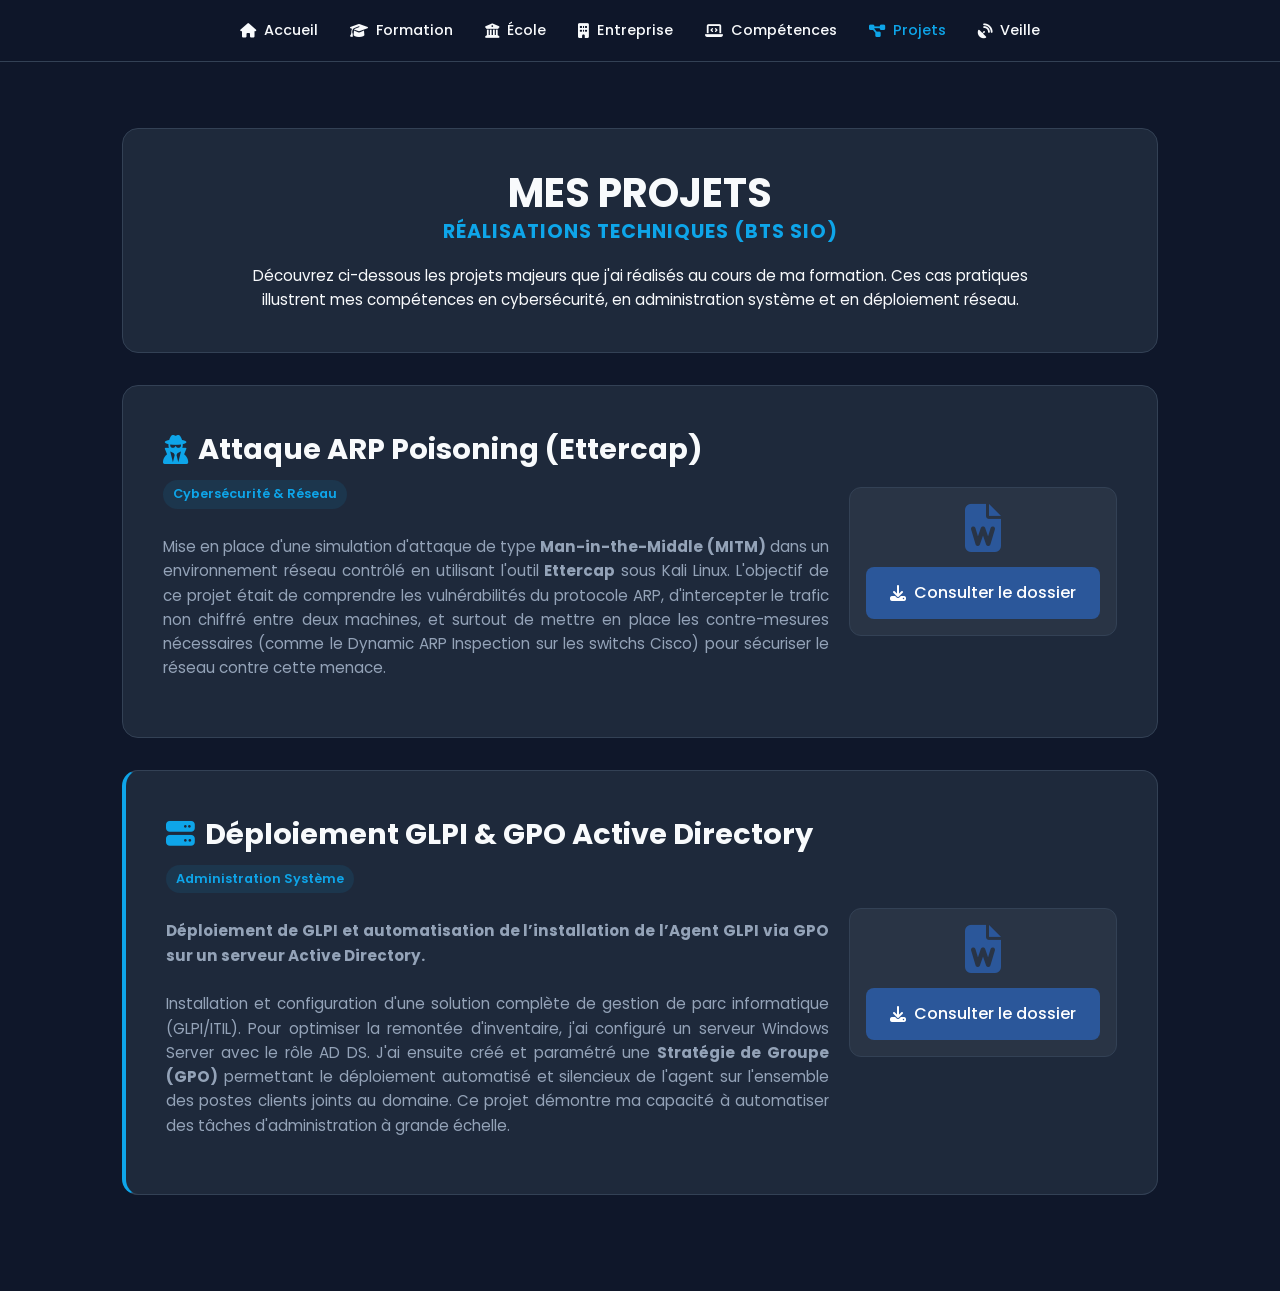
<file: projets.html>
<!DOCTYPE html>
<html lang="fr">
<head>
    <meta charset="UTF-8">
    <title>Projets | AISSAM Ilyess</title>
    <link rel="stylesheet" href="style.css">
    <link rel="stylesheet" href="https://cdnjs.cloudflare.com/ajax/libs/font-awesome/6.4.0/css/all.min.css">
</head>
<body>

    <nav>
        <a href="index.html"><i class="fas fa-home"></i> Accueil</a>
        <a href="formation.html"><i class="fas fa-graduation-cap"></i> Formation</a>
        <a href="ecole.html"><i class="fas fa-university"></i> École</a>
        <a href="entreprise.html"><i class="fas fa-building"></i> Entreprise</a>
        <a href="competences.html"><i class="fas fa-laptop-code"></i> Compétences</a>
        <a href="projets.html" class="active"><i class="fas fa-project-diagram"></i> Projets</a>
        <a href="veille.html"><i class="fas fa-satellite-dish"></i> Veille</a>
    </nav>

    <div class="container">
        
        <div class="card" style="text-align: center; margin-bottom: 2rem;">
            <h1 style="font-size: 2.5rem; margin-bottom: 0;">MES PROJETS</h1>
            <h3 style="color: var(--accent); text-transform: uppercase; letter-spacing: 1px; margin-top: 0;">Réalisations Techniques (BTS SIO)</h3>
            <p style="max-width: 800px; margin: 1rem auto 0 auto; color: var(--text-light);">
                Découvrez ci-dessous les projets majeurs que j'ai réalisés au cours de ma formation. Ces cas pratiques illustrent mes compétences en cybersécurité, en administration système et en déploiement réseau.
            </p>
        </div>

        <div class="card" style="display: flex; justify-content: space-between; align-items: center; flex-wrap: wrap; gap: 20px;">
            <div style="flex: 1; min-width: 300px;">
                <h2 style="border-bottom: none; margin-bottom: 0.5rem;"><i class="fas fa-user-secret" style="color: var(--accent);"></i> Attaque ARP Poisoning (Ettercap)</h2>
                <div class="date-badge">Cybersécurité & Réseau</div>
                <p style="margin-top: 1rem; text-align: justify;">
                    Mise en place d'une simulation d'attaque de type <strong>Man-in-the-Middle (MITM)</strong> dans un environnement réseau contrôlé en utilisant l'outil <strong>Ettercap</strong> sous Kali Linux. 
                    L'objectif de ce projet était de comprendre les vulnérabilités du protocole ARP, d'intercepter le trafic non chiffré entre deux machines, et surtout de mettre en place les contre-mesures nécessaires (comme le Dynamic ARP Inspection sur les switchs Cisco) pour sécuriser le réseau contre cette menace.
                </p>
            </div>
            
            <div style="text-align: center; padding: 1rem; background: rgba(255,255,255,0.05); border-radius: 12px; border: 1px solid var(--border);">
                <i class="fas fa-file-word fa-3x" style="color: #2b579a; margin-bottom: 15px;"></i>
                <br>
                <a href="dossier-ettercap.pdf" target="_blank" class="btn btn-primary" style="background-color: #2b579a; border-color: #2b579a;">
                    <i class="fas fa-download"></i> Consulter le dossier
                </a>
            </div>
        </div>

        <div class="card" style="display: flex; justify-content: space-between; align-items: center; flex-wrap: wrap; gap: 20px; border-left: 4px solid var(--accent);">
            <div style="flex: 1; min-width: 300px;">
                <h2 style="border-bottom: none; margin-bottom: 0.5rem;"><i class="fas fa-server" style="color: var(--accent);"></i> Déploiement GLPI & GPO Active Directory</h2>
                <div class="date-badge">Administration Système</div>
                <p style="margin-top: 1rem; text-align: justify;">
                    <strong>Déploiement de GLPI et automatisation de l’installation de l’Agent GLPI via GPO sur un serveur Active Directory.</strong><br><br>
                    Installation et configuration d'une solution complète de gestion de parc informatique (GLPI/ITIL). Pour optimiser la remontée d'inventaire, j'ai configuré un serveur Windows Server avec le rôle AD DS. J'ai ensuite créé et paramétré une <strong>Stratégie de Groupe (GPO)</strong> permettant le déploiement automatisé et silencieux de l'agent sur l'ensemble des postes clients joints au domaine. Ce projet démontre ma capacité à automatiser des tâches d'administration à grande échelle.
                </p>
            </div>
            
            <div style="text-align: center; padding: 1rem; background: rgba(255,255,255,0.05); border-radius: 12px; border: 1px solid var(--border);">
                <i class="fas fa-file-word fa-3x" style="color: #2b579a; margin-bottom: 15px;"></i>
                <br>
                <a href="dossier-glpi.pdf" target="_blank" class="btn btn-primary" style="background-color: #2b579a; border-color: #2b579a;">
                    <i class="fas fa-download"></i> Consulter le dossier
                </a>
            </div>
        </div>

    </div>

</body>
</html>
</file>
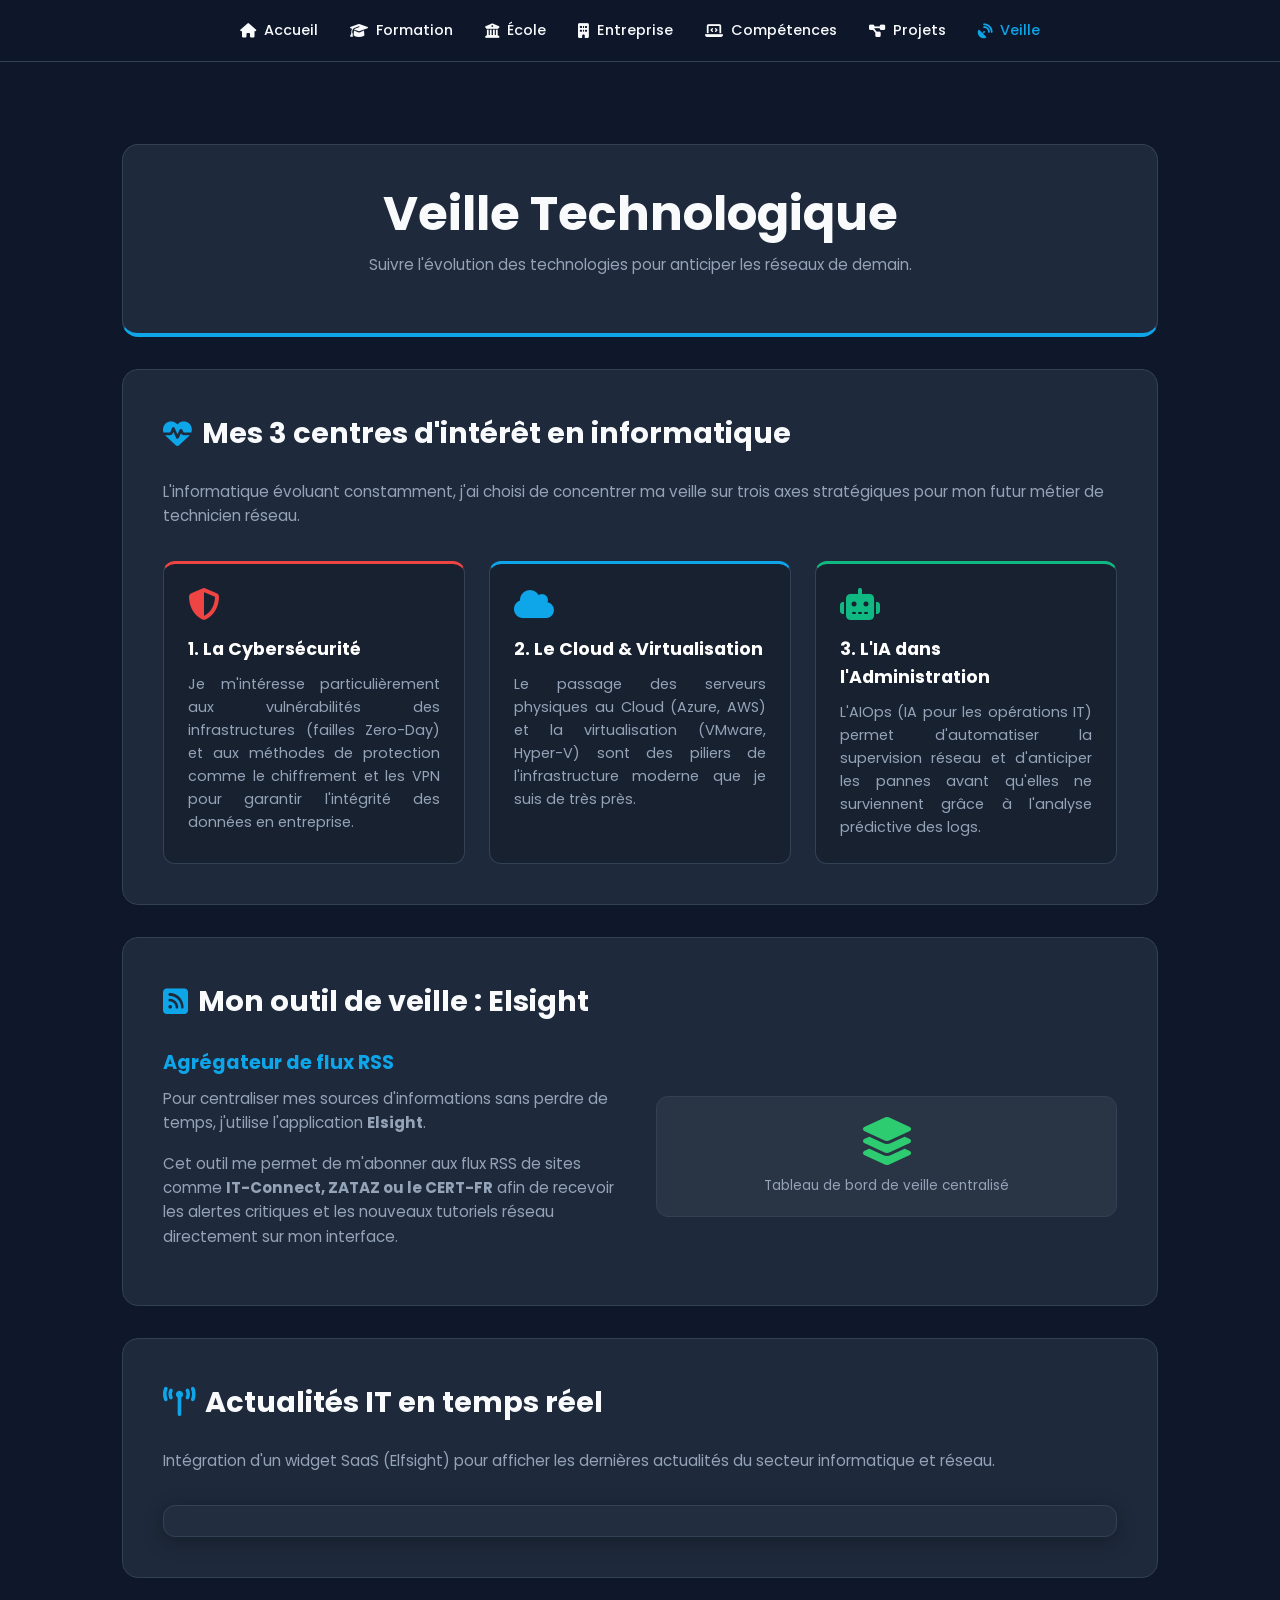
<file: veille.html>
<!DOCTYPE html>
<html lang="fr">
<head>
    <meta charset="UTF-8">
    <title>Veille Technologique | AISSAM Ilyess</title>
    <link rel="stylesheet" href="style.css">
    <link rel="stylesheet" href="https://cdnjs.cloudflare.com/ajax/libs/font-awesome/6.4.0/css/all.min.css">
</head>
<body>

    <nav>
        <a href="index.html"><i class="fas fa-home"></i> Accueil</a>
        <a href="formation.html"><i class="fas fa-graduation-cap"></i> Formation</a>
        <a href="ecole.html"><i class="fas fa-university"></i> École</a>
        <a href="entreprise.html"><i class="fas fa-building"></i> Entreprise</a>
        <a href="competences.html"><i class="fas fa-laptop-code"></i> Compétences</a>
        <a href="projets.html"><i class="fas fa-project-diagram"></i> Projets</a>
        <a href="veille.html" class="active"><i class="fas fa-satellite-dish"></i> Veille</a>
    </nav>

    <div class="container">
        
        <div class="card" style="text-align: center; border-bottom: 4px solid var(--accent); margin-top: 1rem;">
            <h1 style="margin-bottom: 0;">Veille Technologique</h1>
            <p style="margin-top: 10px;">Suivre l'évolution des technologies pour anticiper les réseaux de demain.</p>
        </div>

        <div class="card">
            <h2><i class="fas fa-heartbeat"></i> Mes 3 centres d'intérêt en informatique</h2>
            <p style="margin-bottom: 2rem;">L'informatique évoluant constamment, j'ai choisi de concentrer ma veille sur trois axes stratégiques pour mon futur métier de technicien réseau.</p>
            
            <div class="grid-3">
                <div class="skill-box" style="border-top: 3px solid #ef4444;">
                    <i class="fas fa-shield-alt fa-2x" style="color: #ef4444; margin-bottom: 15px;"></i>
                    <h3 style="color: white; font-size: 1.1rem; margin-bottom: 10px;">1. La Cybersécurité</h3>
                    <p style="font-size: 0.9rem; text-align: justify; margin-bottom: 0;">
                        Je m'intéresse particulièrement aux vulnérabilités des infrastructures (failles Zero-Day) et aux méthodes de protection comme le chiffrement et les VPN pour garantir l'intégrité des données en entreprise.
                    </p>
                </div>

                <div class="skill-box" style="border-top: 3px solid var(--accent);">
                    <i class="fas fa-cloud fa-2x" style="color: var(--accent); margin-bottom: 15px;"></i>
                    <h3 style="color: white; font-size: 1.1rem; margin-bottom: 10px;">2. Le Cloud & Virtualisation</h3>
                    <p style="font-size: 0.9rem; text-align: justify; margin-bottom: 0;">
                        Le passage des serveurs physiques au Cloud (Azure, AWS) et la virtualisation (VMware, Hyper-V) sont des piliers de l'infrastructure moderne que je suis de très près.
                    </p>
                </div>

                <div class="skill-box" style="border-top: 3px solid #10b981;">
                    <i class="fas fa-robot fa-2x" style="color: #10b981; margin-bottom: 15px;"></i>
                    <h3 style="color: white; font-size: 1.1rem; margin-bottom: 10px;">3. L'IA dans l'Administration</h3>
                    <p style="font-size: 0.9rem; text-align: justify; margin-bottom: 0;">
                        L'AIOps (IA pour les opérations IT) permet d'automatiser la supervision réseau et d'anticiper les pannes avant qu'elles ne surviennent grâce à l'analyse prédictive des logs.
                    </p>
                </div>
            </div>
        </div>

        <div class="card">
            <h2><i class="fas fa-rss-square"></i> Mon outil de veille : Elsight</h2>
            <div class="grid-2" style="align-items: center;">
                <div>
                    <h3 style="color: var(--accent); margin-top: 0;">Agrégateur de flux RSS</h3>
                    <p>Pour centraliser mes sources d'informations sans perdre de temps, j'utilise l'application <strong>Elsight</strong>.</p>
                    <p>Cet outil me permet de m'abonner aux flux RSS de sites comme <strong>IT-Connect, ZATAZ ou le CERT-FR</strong> afin de recevoir les alertes critiques et les nouveaux tutoriels réseau directement sur mon interface.</p>
                </div>
                <div style="text-align: center;">
                    <div style="background: rgba(255,255,255,0.05); padding: 20px; border-radius: 12px; border: 1px solid var(--border);">
                        <i class="fas fa-layer-group fa-3x" style="color: #2ecc71; margin-bottom: 10px;"></i>
                        <p style="font-size: 0.85rem; color: var(--text-muted); margin-bottom: 0;">Tableau de bord de veille centralisé</p>
                    </div>
                </div>
            </div>
        </div>

        <div class="card">
            <h2><i class="fas fa-broadcast-tower"></i> Actualités IT en temps réel</h2>
            <p style="margin-bottom: 2rem;">Intégration d'un widget SaaS (Elfsight) pour afficher les dernières actualités du secteur informatique et réseau.</p>
            
            <div style="background: rgba(255,255,255,0.02); border: 1px solid var(--border); border-radius: 12px; padding: 15px; box-shadow: 0 4px 20px rgba(0,0,0,0.3);">
                <script src="https://elfsightcdn.com/platform.js" async></script>
                <div class="elfsight-app-c61f94d0-5dfb-4c65-84ba-eddb6a5a9b62" data-elfsight-app-lazy></div>
            </div>
        </div>

    </div> </body>
</html>
</file>
<file: style.css>
@import url('https://fonts.googleapis.com/css2?family=Poppins:wght@300;400;500;600;700&display=swap');

:root {
    --bg-dark: #0f172a; /* Bleu nuit très profond */
    --surface: #1e293b; /* Bleu gris pour les cartes */
    --accent: #0ea5e9; /* Cyan tech */
    --accent-hover: #0284c7;
    --text-light: #f8fafc;
    --text-muted: #94a3b8;
    --border: #334155;
}

* { margin: 0; padding: 0; box-sizing: border-box; font-family: 'Poppins', sans-serif; }

body {
    background-color: var(--bg-dark);
    /* Optionnel : tu peux rajouter ton image de fond ici si tu préfères, mais un fond uni fait plus "app" pro */
    color: var(--text-light);
    line-height: 1.6;
}

/* --- NAVIGATION --- */
nav {
    position: fixed; top: 0; width: 100%;
    background: rgba(15, 23, 42, 0.85); backdrop-filter: blur(12px);
    border-bottom: 1px solid var(--border);
    padding: 1.2rem 2rem; display: flex; justify-content: center; gap: 2rem; z-index: 1000;
}
nav a { color: var(--text-light); text-decoration: none; font-size: 0.9rem; font-weight: 500; transition: 0.3s; display: flex; align-items: center; gap: 8px; }
nav a:hover, nav a.active { color: var(--accent); }

/* --- CONTENEUR & CARTES --- */
.container { max-width: 1100px; margin: 0 auto; padding: 8rem 2rem 4rem 2rem; animation: fadeIn 0.8s ease; }
@keyframes fadeIn { from { opacity: 0; transform: translateY(20px); } to { opacity: 1; transform: translateY(0); } }

.card {
    background: var(--surface); border: 1px solid var(--border); border-radius: 16px;
    padding: 2.5rem; margin-bottom: 2rem; transition: transform 0.3s, box-shadow 0.3s;
}
.card:hover { transform: translateY(-5px); box-shadow: 0 10px 30px rgba(0,0,0,0.5); border-color: var(--accent); }

.grid-2 { display: grid; grid-template-columns: 1fr 1fr; gap: 2rem; }
.grid-3 { display: grid; grid-template-columns: repeat(auto-fit, minmax(250px, 1fr)); gap: 1.5rem; }

/* --- TEXTES & TITRES --- */
h1 { font-size: 3rem; font-weight: 700; line-height: 1.2; margin-bottom: 1rem; }
h1 span { color: var(--accent); }
h2 { font-size: 1.8rem; margin-bottom: 1.5rem; color: var(--text-light); display: flex; align-items: center; gap: 10px; }
h2 i { color: var(--accent); }
h3 { font-size: 1.2rem; color: var(--text-light); margin-bottom: 0.5rem; }
p, li { color: var(--text-muted); margin-bottom: 1rem; font-size: 0.95rem; }
ul { margin-left: 1.5rem; }

/* --- BOUTONS --- */
.btn-group { display: flex; gap: 1rem; margin-top: 1.5rem; }
.btn {
    padding: 0.8rem 1.5rem; border-radius: 8px; text-decoration: none; font-weight: 500;
    transition: 0.3s; display: inline-flex; align-items: center; gap: 8px; border: none; cursor: pointer;
}
.btn-primary { background: var(--accent); color: white; }
.btn-primary:hover { background: var(--accent-hover); box-shadow: 0 0 15px var(--accent); }
.btn-outline { background: transparent; color: var(--accent); border: 1px solid var(--accent); }
.btn-outline:hover { background: rgba(14, 165, 233, 0.1); }

/* --- COMPÉTENCES --- */
.skill-box { background: rgba(0,0,0,0.2); padding: 1.5rem; border-radius: 12px; border: 1px solid var(--border); }
.skill-bar { width: 100%; height: 6px; background: var(--border); border-radius: 10px; margin-top: 10px; overflow: hidden; }
.skill-fill { height: 100%; background: var(--accent); border-radius: 10px; }

/* --- TIMELINE (Formation) --- */
.timeline-item { border-left: 2px solid var(--accent); padding-left: 1.5rem; margin-bottom: 2rem; position: relative; }
.timeline-item::before { content: ''; position: absolute; left: -7px; top: 0; width: 12px; height: 12px; background: var(--accent); border-radius: 50%; }
.date-badge { display: inline-block; background: rgba(14, 165, 233, 0.1); color: var(--accent); padding: 4px 10px; border-radius: 20px; font-size: 0.8rem; font-weight: 600; margin-bottom: 10px; }
</file>
